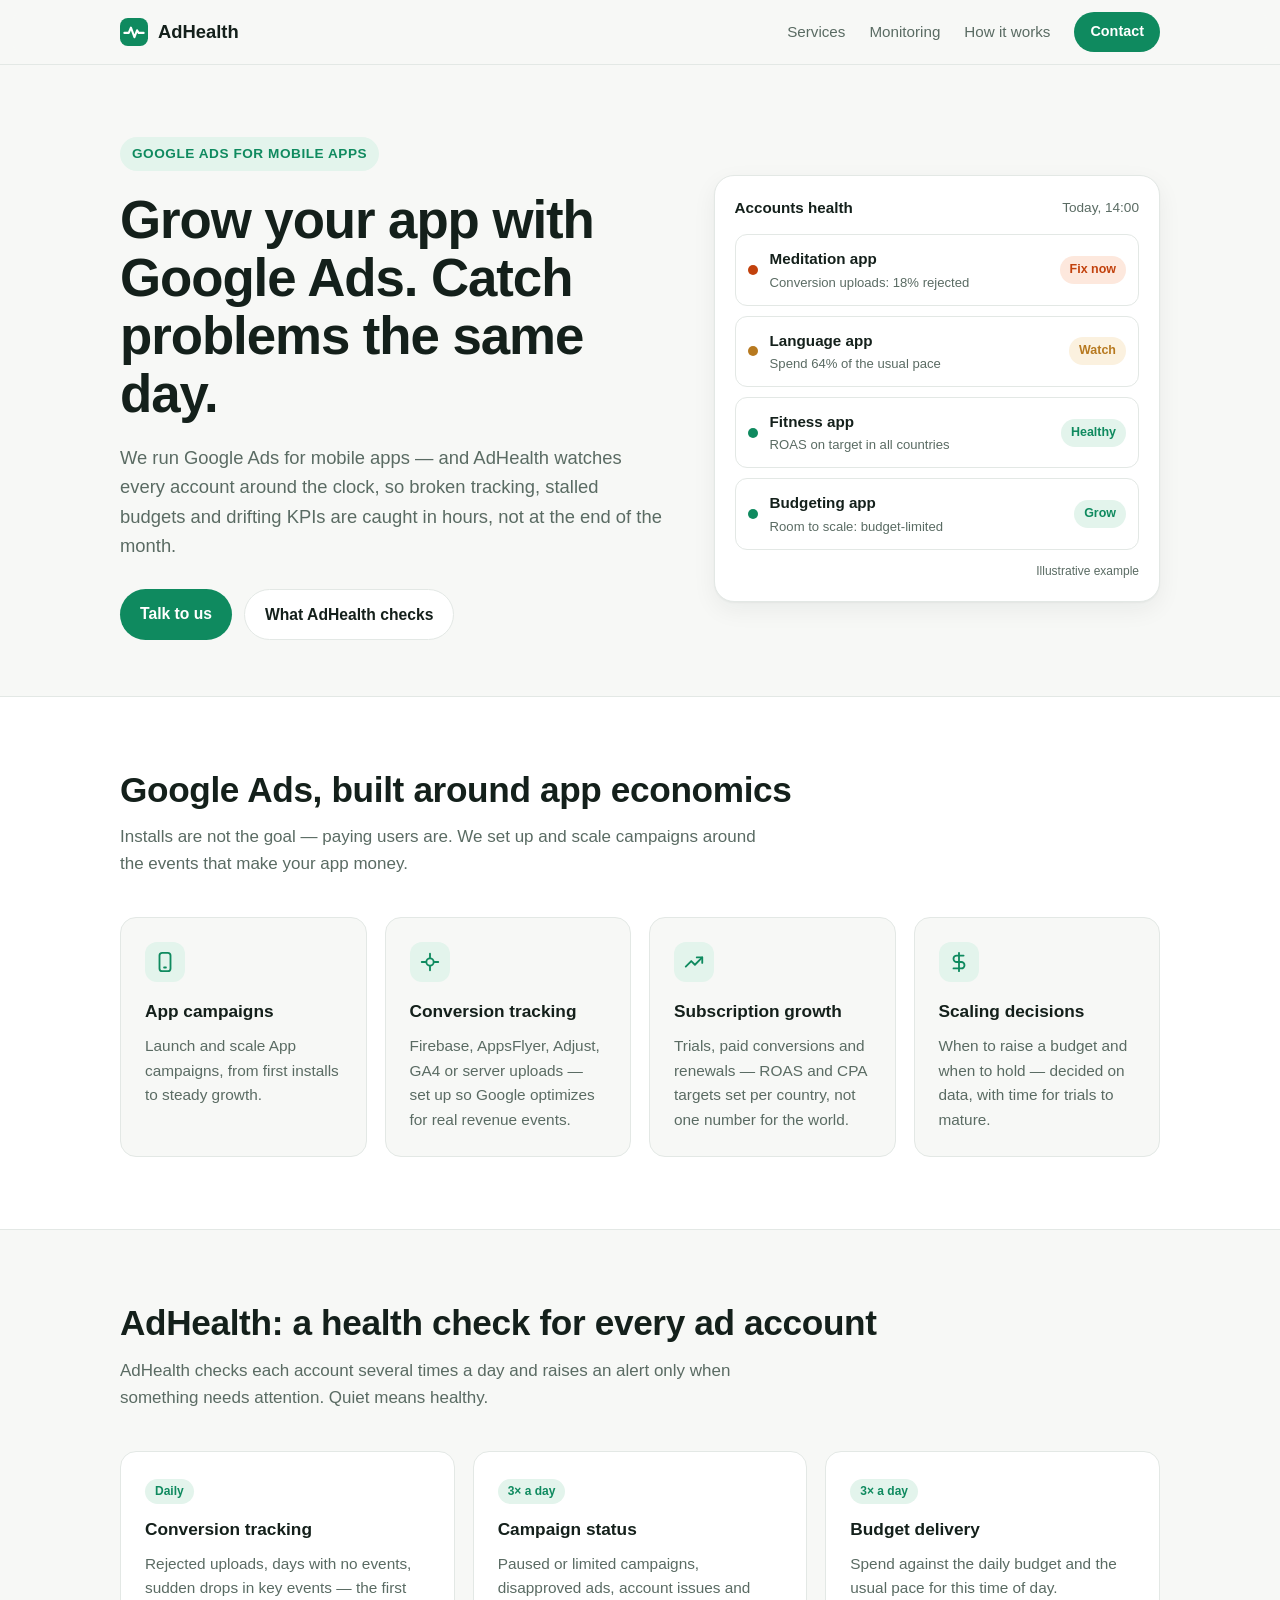
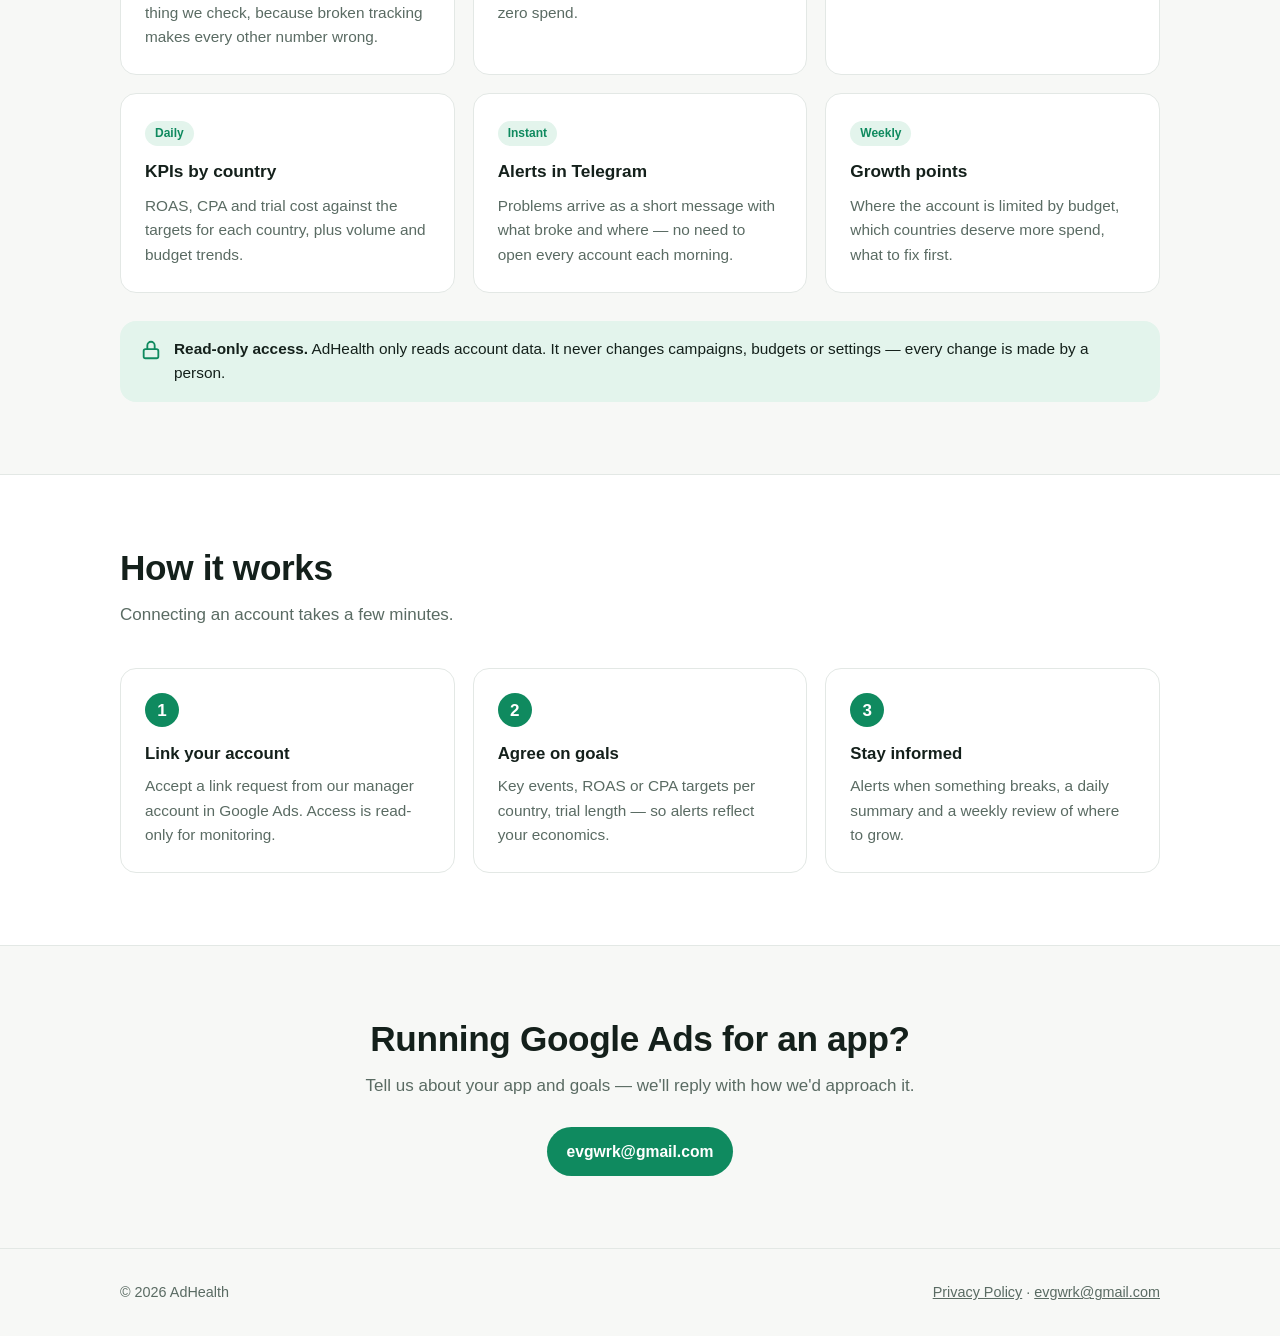
<file: index.html>
<!doctype html>
<html lang="en">
<head>
<meta charset="utf-8">
<meta name="viewport" content="width=device-width,initial-scale=1">
<title>AdHealth — Google Ads for mobile apps</title>
<meta name="description" content="Google Ads for mobile apps, with AdHealth monitoring every account around the clock: conversion tracking, campaign status, budget delivery and KPIs by country.">
<link rel="icon" href="data:image/svg+xml,%3Csvg xmlns='http://www.w3.org/2000/svg' viewBox='0 0 32 32'%3E%3Crect width='32' height='32' rx='9' fill='%230f8a5f'/%3E%3Cpath d='M5 17h5l2.5-6 4 11 3-8 1.8 3H27' stroke='white' stroke-width='2.4' fill='none' stroke-linecap='round' stroke-linejoin='round'/%3E%3C/svg%3E">
<link rel="stylesheet" href="style.css?v=3">
</head>
<body>
<header class="nav"><div class="wrap">
  <a class="logo" href="#"><svg width="28" height="28" viewBox="0 0 32 32" fill="none" aria-hidden="true"><rect width="32" height="32" rx="9" fill="var(--accent)"/><path d="M5 17h5l2.5-6 4 11 3-8 1.8 3H27" stroke="var(--accent-ink)" stroke-width="2.4" stroke-linecap="round" stroke-linejoin="round"/></svg> AdHealth</a>
  <nav>
    <a href="#services">Services</a>
    <a href="#monitoring">Monitoring</a>
    <a href="#how">How it works</a>
    <a class="btn btn-primary" href="mailto:evgwrk@gmail.com?subject=AdHealth">Contact</a>
  </nav>
</div></header>

<main>
<div class="hero"><div class="wrap">
  <div>
    <span class="eyebrow">Google Ads for mobile apps</span>
    <h1>Grow your app with Google Ads. Catch problems the same day.</h1>
    <p class="lead">We run Google Ads for mobile apps — and AdHealth watches every account around the clock, so broken tracking, stalled budgets and drifting KPIs are caught in hours, not at the end of the month.</p>
    <div class="cta">
      <a class="btn btn-primary" href="mailto:evgwrk@gmail.com?subject=Google%20Ads%20for%20my%20app">Talk to us</a>
      <a class="btn btn-ghost" href="#monitoring">What AdHealth checks</a>
    </div>
  </div>
  <div class="panel" aria-label="Example of the AdHealth dashboard">
    <div class="panel-head"><b>Accounts health</b><span>Today, 14:00</span></div>
    <div class="row bad"><span class="dot"></span><div><div class="name">Meditation app</div><div class="meta">Conversion uploads: 18% rejected</div></div><span class="tag">Fix now</span></div>
    <div class="row warn"><span class="dot"></span><div><div class="name">Language app</div><div class="meta">Spend 64% of the usual pace</div></div><span class="tag">Watch</span></div>
    <div class="row ok"><span class="dot"></span><div><div class="name">Fitness app</div><div class="meta">ROAS on target in all countries</div></div><span class="tag">Healthy</span></div>
    <div class="row ok"><span class="dot"></span><div><div class="name">Budgeting app</div><div class="meta">Room to scale: budget-limited</div></div><span class="tag">Grow</span></div>
    <div class="panel-note">Illustrative example</div>
  </div>
</div></div>

<section id="services" class="alt"><div class="wrap">
  <h2>Google Ads, built around app economics</h2>
  <p class="sub">Installs are not the goal — paying users are. We set up and scale campaigns around the events that make your app money.</p>
  <div class="grid">
    <div class="card"><div class="icon"><svg width="22" height="22" viewBox="0 0 24 24" fill="none" stroke="currentColor" stroke-width="2" stroke-linecap="round" stroke-linejoin="round"><rect x="6" y="2" width="12" height="20" rx="3"/><path d="M11 18h2"/></svg></div><h3>App campaigns</h3><p>Launch and scale App campaigns, from first installs to steady growth.</p></div>
    <div class="card"><div class="icon"><svg width="22" height="22" viewBox="0 0 24 24" fill="none" stroke="currentColor" stroke-width="2" stroke-linecap="round" stroke-linejoin="round"><path d="M12 3v4M12 17v4M3 12h4M17 12h4"/><circle cx="12" cy="12" r="4"/></svg></div><h3>Conversion tracking</h3><p>Firebase, AppsFlyer, Adjust, GA4 or server uploads — set up so Google optimizes for real revenue events.</p></div>
    <div class="card"><div class="icon"><svg width="22" height="22" viewBox="0 0 24 24" fill="none" stroke="currentColor" stroke-width="2" stroke-linecap="round" stroke-linejoin="round"><path d="M3 17l6-6 4 4 8-8"/><path d="M15 7h6v6"/></svg></div><h3>Subscription growth</h3><p>Trials, paid conversions and renewals — ROAS and CPA targets set per country, not one number for the world.</p></div>
    <div class="card"><div class="icon"><svg width="22" height="22" viewBox="0 0 24 24" fill="none" stroke="currentColor" stroke-width="2" stroke-linecap="round" stroke-linejoin="round"><path d="M12 2v20M17 5H9.5a3.5 3.5 0 0 0 0 7h5a3.5 3.5 0 0 1 0 7H6"/></svg></div><h3>Scaling decisions</h3><p>When to raise a budget and when to hold — decided on data, with time for trials to mature.</p></div>
  </div>
</div></section>

<section id="monitoring"><div class="wrap">
  <h2>AdHealth: a health check for every ad account</h2>
  <p class="sub">AdHealth checks each account several times a day and raises an alert only when something needs attention. Quiet means healthy.</p>
  <div class="grid grid-3">
    <div class="card"><span class="freq">Daily</span><h3>Conversion tracking</h3><p>Rejected uploads, days with no events, sudden drops in key events — the first thing we check, because broken tracking makes every other number wrong.</p></div>
    <div class="card"><span class="freq">3× a day</span><h3>Campaign status</h3><p>Paused or limited campaigns, disapproved ads, account issues and zero spend.</p></div>
    <div class="card"><span class="freq">3× a day</span><h3>Budget delivery</h3><p>Spend against the daily budget and the usual pace for this time of day.</p></div>
    <div class="card"><span class="freq">Daily</span><h3>KPIs by country</h3><p>ROAS, CPA and trial cost against the targets for each country, plus volume and budget trends.</p></div>
    <div class="card"><span class="freq">Instant</span><h3>Alerts in Telegram</h3><p>Problems arrive as a short message with what broke and where — no need to open every account each morning.</p></div>
    <div class="card"><span class="freq">Weekly</span><h3>Growth points</h3><p>Where the account is limited by budget, which countries deserve more spend, what to fix first.</p></div>
  </div>
  <div class="note"><svg width="22" height="22" viewBox="0 0 24 24" fill="none" stroke="currentColor" stroke-width="2" stroke-linecap="round" stroke-linejoin="round"><rect x="4" y="11" width="16" height="10" rx="2"/><path d="M8 11V7a4 4 0 0 1 8 0v4"/></svg><div><b>Read-only access.</b> AdHealth only reads account data. It never changes campaigns, budgets or settings — every change is made by a person.</div></div>
</div></section>

<section id="how" class="alt"><div class="wrap">
  <h2>How it works</h2>
  <p class="sub">Connecting an account takes a few minutes.</p>
  <div class="steps">
    <div class="step"><h3>Link your account</h3><p>Accept a link request from our manager account in Google Ads. Access is read-only for monitoring.</p></div>
    <div class="step"><h3>Agree on goals</h3><p>Key events, ROAS or CPA targets per country, trial length — so alerts reflect your economics.</p></div>
    <div class="step"><h3>Stay informed</h3><p>Alerts when something breaks, a daily summary and a weekly review of where to grow.</p></div>
  </div>
</div></section>

<section class="final"><div class="wrap">
  <h2>Running Google Ads for an app?</h2>
  <p class="sub">Tell us about your app and goals — we'll reply with how we'd approach it.</p>
  <a class="btn btn-primary" href="mailto:evgwrk@gmail.com?subject=Google%20Ads%20for%20my%20app">evgwrk@gmail.com</a>
</div></section>
</main>

<footer><div class="wrap">
  <span>© 2026 AdHealth</span>
  <span><a href="privacy.html">Privacy Policy</a> · <a href="mailto:evgwrk@gmail.com">evgwrk@gmail.com</a></span>
</div></footer>
</body>
</html>
</file>
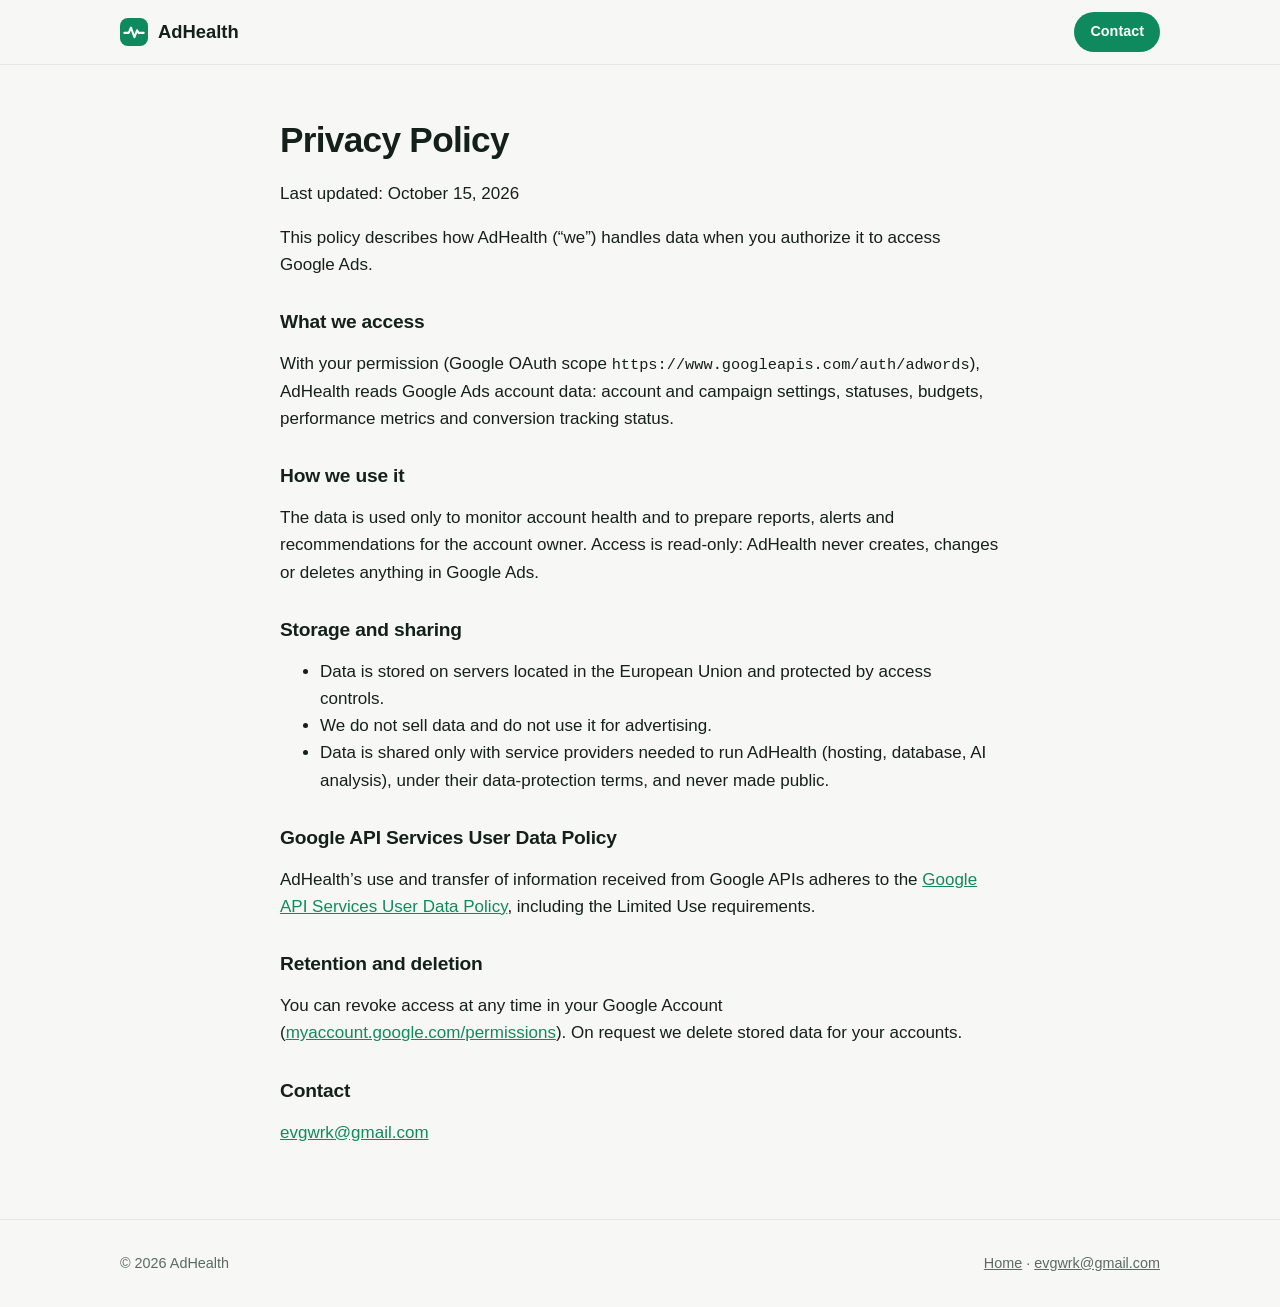
<file: privacy.html>
<!doctype html>
<html lang="en"><head><meta charset="utf-8"><meta name="viewport" content="width=device-width,initial-scale=1">
<title>Privacy Policy — AdHealth</title>
<link rel="stylesheet" href="style.css?v=3"></head>
<body>
<header class="nav"><div class="wrap"><a class="logo" href="index.html"><svg width="28" height="28" viewBox="0 0 32 32" fill="none" aria-hidden="true"><rect width="32" height="32" rx="9" fill="var(--accent)"/><path d="M5 17h5l2.5-6 4 11 3-8 1.8 3H27" stroke="var(--accent-ink)" stroke-width="2.4" stroke-linecap="round" stroke-linejoin="round"/></svg> AdHealth</a><nav><a class="btn btn-primary" href="mailto:evgwrk@gmail.com?subject=AdHealth">Contact</a></nav></div></header>
<main class="wrap legal">
<h1>Privacy Policy</h1>
<p class="muted">Last updated: October 15, 2026</p>
<p>This policy describes how AdHealth (“we”) handles data when you authorize it to access Google Ads.</p>
<h2>What we access</h2>
<p>With your permission (Google OAuth scope <code>https://www.googleapis.com/auth/adwords</code>), AdHealth reads Google Ads account data: account and campaign settings, statuses, budgets, performance metrics and conversion tracking status.</p>
<h2>How we use it</h2>
<p>The data is used only to monitor account health and to prepare reports, alerts and recommendations for the account owner. Access is read-only: AdHealth never creates, changes or deletes anything in Google Ads.</p>
<h2>Storage and sharing</h2>
<ul>
<li>Data is stored on servers located in the European Union and protected by access controls.</li>
<li>We do not sell data and do not use it for advertising.</li>
<li>Data is shared only with service providers needed to run AdHealth (hosting, database, AI analysis), under their data-protection terms, and never made public.</li>
</ul>
<h2>Google API Services User Data Policy</h2>
<p>AdHealth’s use and transfer of information received from Google APIs adheres to the <a href="https://developers.google.com/terms/api-services-user-data-policy">Google API Services User Data Policy</a>, including the Limited Use requirements.</p>
<h2>Retention and deletion</h2>
<p>You can revoke access at any time in your Google Account (<a href="https://myaccount.google.com/permissions">myaccount.google.com/permissions</a>). On request we delete stored data for your accounts.</p>
<h2>Contact</h2>
<p><a href="mailto:evgwrk@gmail.com">evgwrk@gmail.com</a></p>
</main>
<footer><div class="wrap"><span>© 2026 AdHealth</span><span><a href="index.html">Home</a> · <a href="mailto:evgwrk@gmail.com">evgwrk@gmail.com</a></span></div></footer>
</body></html>
</file>
<file: style.css>
:root{
  --bg:#f7f8f6;--surface:#ffffff;--fg:#14201b;--muted:#5a6b63;--line:#e3e8e5;
  --accent:#0f8a5f;--accent-ink:#ffffff;--accent-soft:#e3f4ec;
  --warn:#b7791f;--warn-soft:#fbf1df;--bad:#c2410c;--bad-soft:#fde8dd;
  --radius:16px;--shadow:0 1px 2px rgba(20,32,27,.04),0 8px 24px rgba(20,32,27,.06);
}
@media (prefers-color-scheme:dark){:root{
  --bg:#0d1311;--surface:#141c19;--fg:#e8efeb;--muted:#9bb0a6;--line:#24312c;
  --accent:#34c48b;--accent-ink:#06130d;--accent-soft:#143327;
  --warn:#e3b260;--warn-soft:#33291a;--bad:#f08a5d;--bad-soft:#3a2219;
  --shadow:0 1px 2px rgba(0,0,0,.3),0 8px 24px rgba(0,0,0,.35);
}}
*{box-sizing:border-box}
html{scroll-behavior:smooth}
body{margin:0;background:var(--bg);color:var(--fg);font:17px/1.6 -apple-system,BlinkMacSystemFont,"Segoe UI",Inter,Roboto,sans-serif;-webkit-font-smoothing:antialiased}
a{color:var(--accent)}
.wrap{max-width:1080px;margin:0 auto;padding:0 20px}
/* nav */
.nav{position:sticky;top:0;z-index:10;background:color-mix(in srgb,var(--bg) 85%,transparent);backdrop-filter:blur(10px);border-bottom:1px solid var(--line)}
.nav .wrap{display:flex;align-items:center;justify-content:space-between;height:64px}
.logo{display:flex;align-items:center;gap:10px;font-weight:700;font-size:1.15rem;color:var(--fg);text-decoration:none}
.logo svg{width:28px;height:28px}
.nav nav{display:flex;gap:24px;align-items:center}
.nav nav a{color:var(--muted);text-decoration:none;font-size:.95rem}
.nav nav a:hover{color:var(--fg)}
.nav nav a.btn-primary,.nav nav a.btn-primary:hover{color:var(--accent-ink)}
.btn{display:inline-block;padding:12px 20px;border-radius:999px;font-weight:600;text-decoration:none;font-size:.98rem;transition:transform .15s}
.btn:hover{transform:translateY(-1px)}
.btn-primary{background:var(--accent);color:var(--accent-ink)}
.btn-ghost{border:1px solid var(--line);color:var(--fg);background:var(--surface)}
.nav .btn{padding:8px 16px;font-size:.9rem}
@media (max-width:760px){.nav nav a:not(.btn){display:none}}
/* hero */
.hero{padding:72px 0 56px}
.hero .wrap{display:grid;grid-template-columns:1.1fr .9fr;gap:48px;align-items:center}
.eyebrow{display:inline-block;font-size:.85rem;font-weight:600;letter-spacing:.04em;text-transform:uppercase;color:var(--accent);background:var(--accent-soft);padding:6px 12px;border-radius:999px;margin-bottom:20px}
h1{font-size:clamp(2.1rem,4.6vw,3.3rem);line-height:1.1;letter-spacing:-.02em;margin:0 0 20px}
.lead{font-size:1.15rem;color:var(--muted);margin:0 0 28px;max-width:560px}
.cta{display:flex;gap:12px;flex-wrap:wrap}
@media (max-width:860px){.hero .wrap{grid-template-columns:1fr}.hero{padding:48px 0 32px}}
/* mock panel */
.panel{background:var(--surface);border:1px solid var(--line);border-radius:20px;box-shadow:var(--shadow);padding:20px}
.panel-head{display:flex;justify-content:space-between;align-items:center;margin-bottom:14px;font-size:.85rem;color:var(--muted)}
.panel-head b{color:var(--fg);font-size:.95rem}
.row{display:flex;align-items:center;gap:12px;padding:12px;border-radius:12px;border:1px solid var(--line);margin-top:10px}
.dot{width:10px;height:10px;border-radius:50%;flex:none}
.ok .dot{background:var(--accent)}.warn .dot{background:var(--warn)}.bad .dot{background:var(--bad)}
.row .name{font-weight:600;font-size:.95rem}
.row .meta{font-size:.82rem;color:var(--muted)}
.row .tag{margin-left:auto;font-size:.78rem;font-weight:600;padding:4px 10px;border-radius:999px;white-space:nowrap}
.ok .tag{background:var(--accent-soft);color:var(--accent)}
.warn .tag{background:var(--warn-soft);color:var(--warn)}
.bad .tag{background:var(--bad-soft);color:var(--bad)}
.panel-note{font-size:.75rem;color:var(--muted);margin-top:12px;text-align:right}
/* sections */
section{padding:72px 0}
section.alt{background:var(--surface);border-top:1px solid var(--line);border-bottom:1px solid var(--line)}
h2{font-size:clamp(1.6rem,3vw,2.2rem);letter-spacing:-.01em;line-height:1.2;margin:0 0 12px}
.sub{color:var(--muted);max-width:640px;margin:0 0 40px}
.grid{display:grid;grid-template-columns:repeat(auto-fit,minmax(230px,1fr));gap:18px}
.card{background:var(--surface);border:1px solid var(--line);border-radius:var(--radius);padding:24px}
section.alt .card{background:var(--bg)}
.card h3{margin:0 0 8px;font-size:1.08rem}
.card p{margin:0;color:var(--muted);font-size:.96rem}
.freq{display:inline-block;font-size:.75rem;font-weight:600;color:var(--accent);background:var(--accent-soft);padding:3px 10px;border-radius:999px;margin-bottom:12px}
.icon{width:40px;height:40px;border-radius:12px;background:var(--accent-soft);color:var(--accent);display:grid;place-items:center;margin-bottom:16px}
.icon svg{width:22px;height:22px}
.note{margin-top:28px;display:flex;gap:12px;align-items:flex-start;padding:16px 20px;border-radius:var(--radius);background:var(--accent-soft);font-size:.96rem}
.note svg{flex:none;width:22px;height:22px;color:var(--accent);margin-top:2px}
.steps{counter-reset:s;display:grid;grid-template-columns:repeat(auto-fit,minmax(240px,1fr));gap:18px}
.step{position:relative;padding:24px;border-radius:var(--radius);border:1px solid var(--line);background:var(--surface)}
.step::before{counter-increment:s;content:counter(s);display:grid;place-items:center;width:34px;height:34px;border-radius:50%;background:var(--accent);color:var(--accent-ink);font-weight:700;margin-bottom:14px}
.step h3{margin:0 0 6px;font-size:1.05rem}.step p{margin:0;color:var(--muted);font-size:.96rem}
.final{text-align:center}
.final .sub{margin:0 auto 28px}
footer{padding:32px 0;color:var(--muted);font-size:.9rem;border-top:1px solid var(--line)}
footer .wrap{display:flex;justify-content:space-between;gap:16px;flex-wrap:wrap}
footer a{color:var(--muted)}
/* legal page */
.legal{max-width:760px;padding:56px 20px}
.legal h1{font-size:2.2rem}.legal h2{font-size:1.2rem;margin-top:32px}
.legal p,.legal li{color:var(--fg)}
.muted{color:var(--muted)}
.legal code{word-break:break-all;font-size:.9em}
.grid-3{grid-template-columns:repeat(3,1fr)}
@media (max-width:860px){.grid-3{grid-template-columns:repeat(2,1fr)}}
@media (max-width:560px){.grid-3{grid-template-columns:1fr}}
</file>
